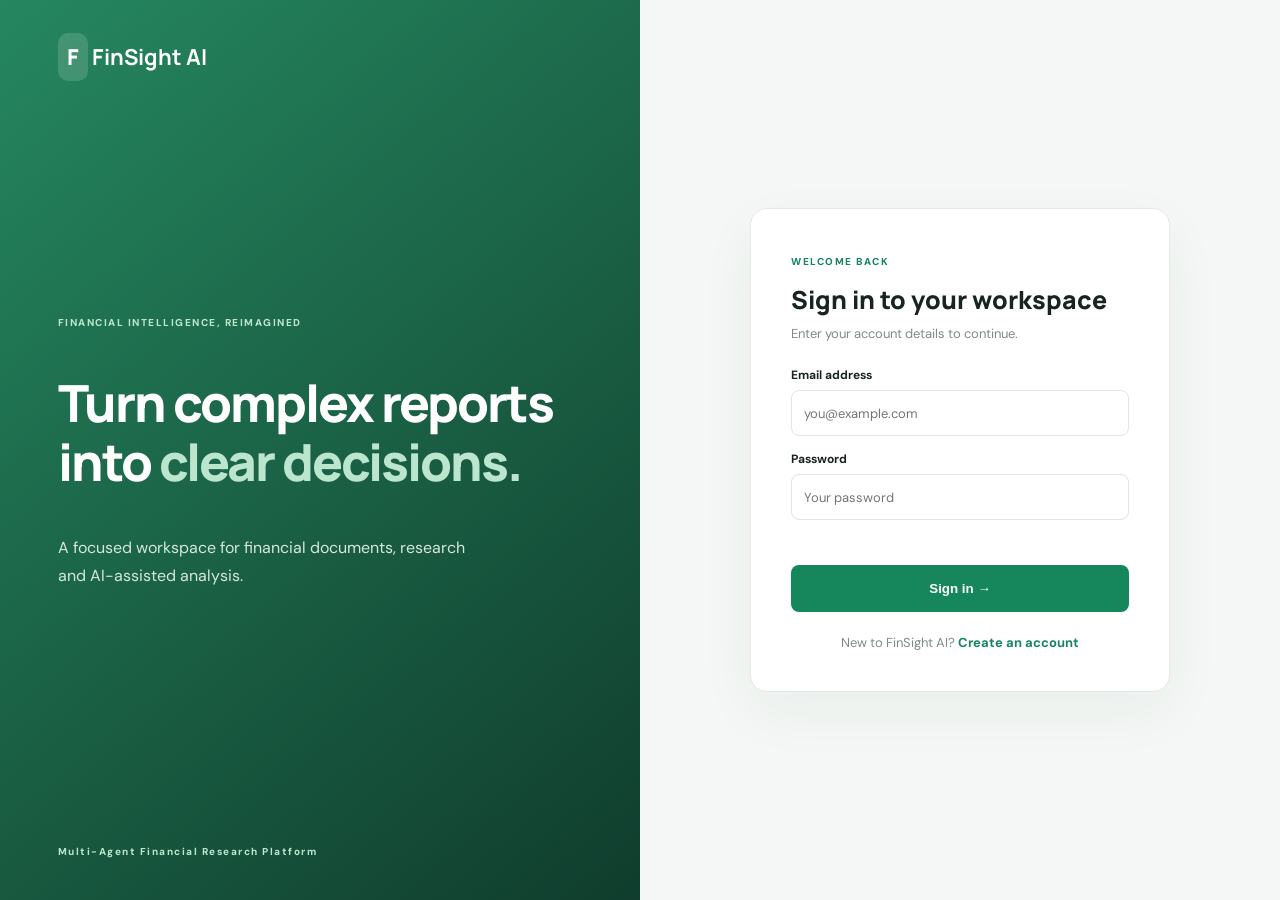
<file: frontend/index.html>
<!DOCTYPE html>
<html lang="en">

<head>
    <meta charset="UTF-8">
    <meta name="viewport" content="width=device-width, initial-scale=1.0">
    <meta name="description" content="FinSight AI - Multi-Agent Financial Research and Analysis Platform">
    <title>FinSight AI | Financial Intelligence</title>
    <link rel="stylesheet" href="css/style.css">
</head>

<body>
    <div class="app-container">

        <aside class="sidebar">
            <div class="brand">
                <div class="brand-icon">F</div>
                <div>
                    <h2>FinSight <span>AI</span></h2>
                    <small>Financial Intelligence</small>
                </div>
            </div>

            <div class="workspace">
                <span class="workspace-label">WORKSPACE</span>
                <div class="workspace-card">
                    <div class="workspace-avatar">A</div>
                    <div>
                        <strong>Acme Research</strong>
                        <small>Personal workspace</small>
                    </div>
                    <span>⌄</span>
                </div>
            </div>

            <nav class="navigation">
                <span class="nav-label">MAIN MENU</span>
                <a href="#" class="nav-link active">▦ <span>Overview</span></a>
                <a href="#" class="nav-link">▤ <span>Documents</span></a>
                <a href="research.html" class="nav-link">⌕ <span>Research</span></a>
                <a href="#" class="nav-link">◈ <span>AI Agents</span></a>
                <a href="#" class="nav-link">▧ <span>Reports</span></a>

                <span class="nav-label secondary-label">PREFERENCES</span>
                <a href="#" class="nav-link">⚙ <span>Settings</span></a>
                <a href="#" class="nav-link">? <span>Help & Support</span></a>
            </nav>

            <div class="sidebar-bottom">
                <div class="upgrade-card">
                    <strong>Unlock deeper insights</strong>
                    <p>Explore advanced financial intelligence.</p>
                    <button>Explore features →</button>
                </div>
                <div class="profile">
                    <button id="logoutButton" title="Logout">↪</button>
                    <div class="profile-avatar">newuser</div>
                    <div>
                        <strong>User</strong>
                        <small>Research Analyst</small>
                    </div>
                    <span>•••</span>
                </div>
            </div>
        </aside>

        <main class="main-content">
            <header class="topbar">
                <div class="breadcrumb">Workspace / <strong>Overview</strong></div>
                <div class="top-actions">
                    <span class="system-status"><i></i> All systems operational</span>
                    <button class="icon-button" id="themeToggle" aria-label="Toggle theme">☾</button>
                    <button class="notification">♧</button>
                    <div class="top-avatar">USER</div>
                </div>
            </header>

            <section class="welcome-section">
                <div>
                    <p class="eyebrow" id="currentDate"></p>
                    <h1>Good afternoon, USER <span>✦</span></h1>
                    <p class="welcome-description">Your financial intelligence command center. Here's what's happening
                        today.</p>
                </div>
                <button class="primary-button" id="uploadButton">＋ Upload document</button>
            </section>

            <section class="stats-grid">
                <article class="stat-card">
                    <div class="stat-heading">Documents analyzed <span>▤</span></div>
                    <h2>128</h2>
                    <p class="positive">↑ 12.8% <span>vs. last month</span></p>
                </article>
                <article class="stat-card">
                    <div class="stat-heading">Research reports <span>▧</span></div>
                    <h2>34</h2>
                    <p class="positive">↑ 8.2% <span>vs. last month</span></p>
                </article>
                <article class="stat-card">
                    <div class="stat-heading">Active AI agents <span>◈</span></div>
                    <h2>06 <small>/ 06</small></h2>
                    <p class="neutral">All agents ready</p>
                </article>
                <article class="stat-card">
                    <div class="stat-heading">Insights generated <span>✧</span></div>
                    <h2>246</h2>
                    <p class="positive">↑ 18.4% <span>vs. last month</span></p>
                </article>
            </section>

            <section class="content-grid">
                <article class="panel upload-panel">
                    <div class="panel-heading">
                        <div>
                            <h3>Analyze a financial document</h3>
                            <p>Upload a report and let AI uncover meaningful insights.</p>
                        </div>
                        <span class="panel-icon">✧</span>
                    </div>
                    <div class="drop-zone" id="dropZone">
                        <div class="upload-icon">↑</div>
                        <strong>Drag and drop your document here</strong>
                        <p>or <button id="browseButton">browse files</button> from your computer</p>
                        <small>PDF files supported · Maximum size 100 MB</small>
                        <input type="file" id="fileInput" accept=".pdf" hidden>
                    </div>
                    <div class="supported-formats">
                        <span>SUPPORTED DOCUMENTS</span>
                        <div><b>PDF</b> Annual Reports · 10-K · Earnings Transcripts</div>
                    </div>
                </article>

                <article class="panel agents-panel">
                    <div class="panel-heading">
                        <div>
                            <h3>AI Agent Network</h3>
                            <p>Your specialized research team</p>
                        </div>
                        <span class="live-badge"><i></i> LIVE</span>
                    </div>
                    <div class="agent-list">
                        <div class="agent-row"><span class="agent-symbol">▤</span>
                            <div><strong>Document Agent</strong><small>Document understanding</small></div><span
                                class="ready">Ready</span>
                        </div>
                        <div class="agent-row"><span class="agent-symbol">◈</span>
                            <div><strong>Financial Agent</strong><small>Financial data extraction</small></div><span
                                class="ready">Ready</span>
                        </div>
                        <div class="agent-row"><span class="agent-symbol">⌁</span>
                            <div><strong>Risk Agent</strong><small>Risk identification</small></div><span
                                class="ready">Ready</span>
                        </div>
                        <div class="agent-row"><span class="agent-symbol">⇄</span>
                            <div><strong>Comparison Agent</strong><small>Comparative analysis</small></div><span
                                class="ready">Ready</span>
                        </div>
                        <div class="agent-row"><span class="agent-symbol">⌕</span>
                            <div><strong>Research Agent</strong><small>Market research</small></div><span
                                class="ready">Ready</span>
                        </div>
                        <div class="agent-row"><span class="agent-symbol">▧</span>
                            <div><strong>Report Agent</strong><small>Report generation</small></div><span
                                class="ready">Ready</span>
                        </div>
                    </div>
                </article>
            </section>

            <section class="panel recent-panel">
                <div class="panel-heading">
                    <div>
                        <h3>Recent documents</h3>
                        <p>Track your latest financial analysis</p>
                    </div>
                    <a href="#">View all →</a>
                </div>
                <div class="table-wrap">
                    <table>
                        <thead>
                            <tr>
                                <th>DOCUMENT</th>
                                <th>TYPE</th>
                                <th>DATE ADDED</th>
                                <th>STATUS</th>
                            </tr>
                        </thead>
                        <tbody>
                            <tr>
                                <td><span class="pdf-icon">PDF</span> Annual Report 2025</td>
                                <td>Annual Report</td>
                                <td>Nov 17, 2026</td>
                                <td><span class="status-complete">● Completed</span></td>
                            </tr>
                            <tr>
                                <td><span class="pdf-icon">PDF</span> Amazon Form 10-K</td>
                                <td>SEC Filing</td>
                                <td>Nov 16, 2026</td>
                                <td><span class="status-complete">● Completed</span></td>
                            </tr>
                            <tr>
                                <td><span class="pdf-icon">PDF</span> Q3 Earnings Transcript</td>
                                <td>Earnings Call</td>
                                <td>Nov 15, 2026</td>
                                <td><span class="status-processing">● Processing</span></td>
                            </tr>
                        </tbody>
                    </table>
                </div>
            </section>

            <!-- Single Red Flag Analysis section -->
            <section class="panel rfa-panel" id="rfaPanel">
                <div class="panel-heading">
                    <div>
                        <h3>Red Flag Analysis</h3>
                        <p>Evidence-backed financial risk signals detected in your uploaded documents.</p>
                    </div>
                    <span class="panel-icon" style="background:#fff0ed;color:#d46c63;">⚑</span>
                </div>

                <div class="rfa-row" style="margin-top:18px;">
                    <label class="rfa-label" for="rfaDocSelect">SELECT DOCUMENT</label>
                    <select id="rfaDocSelect" class="rfa-select">
                        <option value="">Loading documents...</option>
                    </select>
                </div>

                <div class="rfa-row rfa-actions" style="margin-top:14px;">
                    <button type="button" id="rfaRunBtn" class="rfa-run-btn">
                        ⚑ View Risk Analysis
                    </button>
                    <span id="rfaStatus" class="rfa-status" style="display:none;"></span>
                </div>

                <div id="rfaResults" style="display:none;margin-top:20px;">
                    <div id="rfaSummaryBar" class="rfa-summary-bar"></div>
                    <div id="rfaCounts" class="stats-grid" style="margin-bottom:16px;"></div>

                    <div class="rfa-row" style="margin-bottom:12px;">
                        <label class="rfa-label" for="rfaSeverityFilter">FILTER BY SEVERITY</label>
                        <select id="rfaSeverityFilter" class="rfa-select rfa-filter">
                            <option value="all">All findings</option>
                            <option value="critical">Critical</option>
                            <option value="high">High</option>
                            <option value="medium">Medium</option>
                            <option value="low">Low</option>
                        </select>
                    </div>

                    <div id="rfaFlagList" class="rfa-flag-list"></div>
                </div>
            </section>

            <footer class="footer">
                <span>© <span id="currentYear">2026</span> FinSight AI. Financial intelligence, reimagined.</span>
                <span>Powered by Multi-Agent Intelligence</span>
            </footer>
        </main>
    </div>

    <script src="js/app.js"></script>
</body>

</html>
</file>
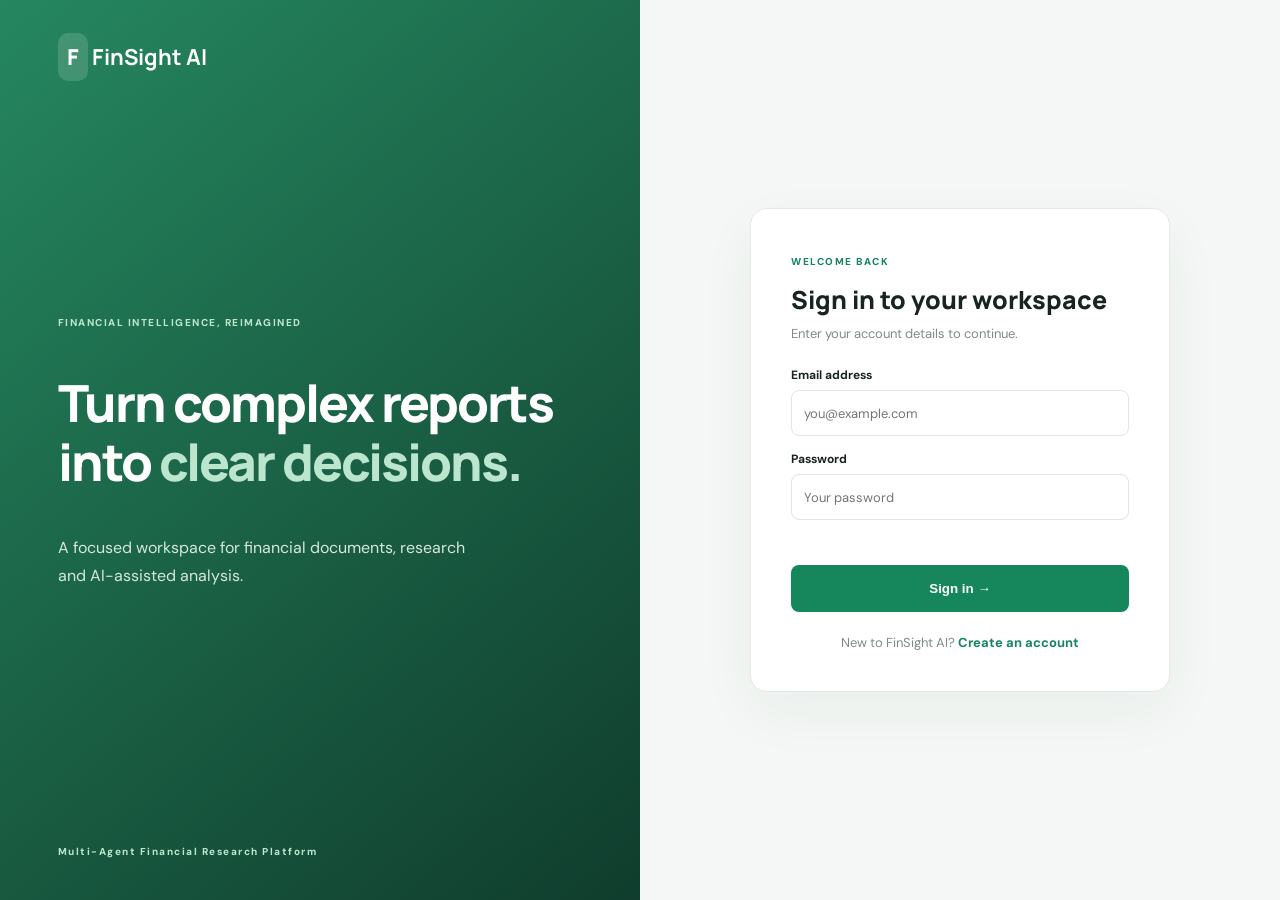
<file: frontend/login.html>
<!DOCTYPE html>
<html lang="en">

<head>
    <meta charset="UTF-8">
    <meta name="viewport" content="width=device-width, initial-scale=1">
    <title>Sign in | FinSight AI</title>
    <link rel="stylesheet" href="css/auth.css">
</head>

<body>
    <main class="auth-shell">
        <section class="visual"><a class="brand" href="index.html">F <b>FinSight AI</b></a>
            <div><small>FINANCIAL INTELLIGENCE, REIMAGINED</small>
                <h1>Turn complex reports into <em>clear decisions.</em></h1>
                <p>A focused workspace for financial documents, research and AI-assisted analysis.</p>
            </div><small>Multi-Agent Financial Research Platform</small>
        </section>
        <section class="form-side">
            <form class="card" id="loginForm"><small>WELCOME BACK</small>
                <h2>Sign in to your workspace</h2>
                <p>Enter your account details to continue.</p><label>Email address</label><input id="email" type="email"
                    autocomplete="email" required placeholder="you@example.com"><label>Password</label><input
                    id="password" type="password" autocomplete="current-password" required placeholder="Your password">
                <div id="message" role="status"></div><button id="submitButton">Sign in →</button>
                <p class="switch">New to FinSight AI? <a href="register.html">Create an account</a></p>
            </form>
        </section>
    </main>
    <script src="js/auth.js"></script>
</body>

</html>
</file>
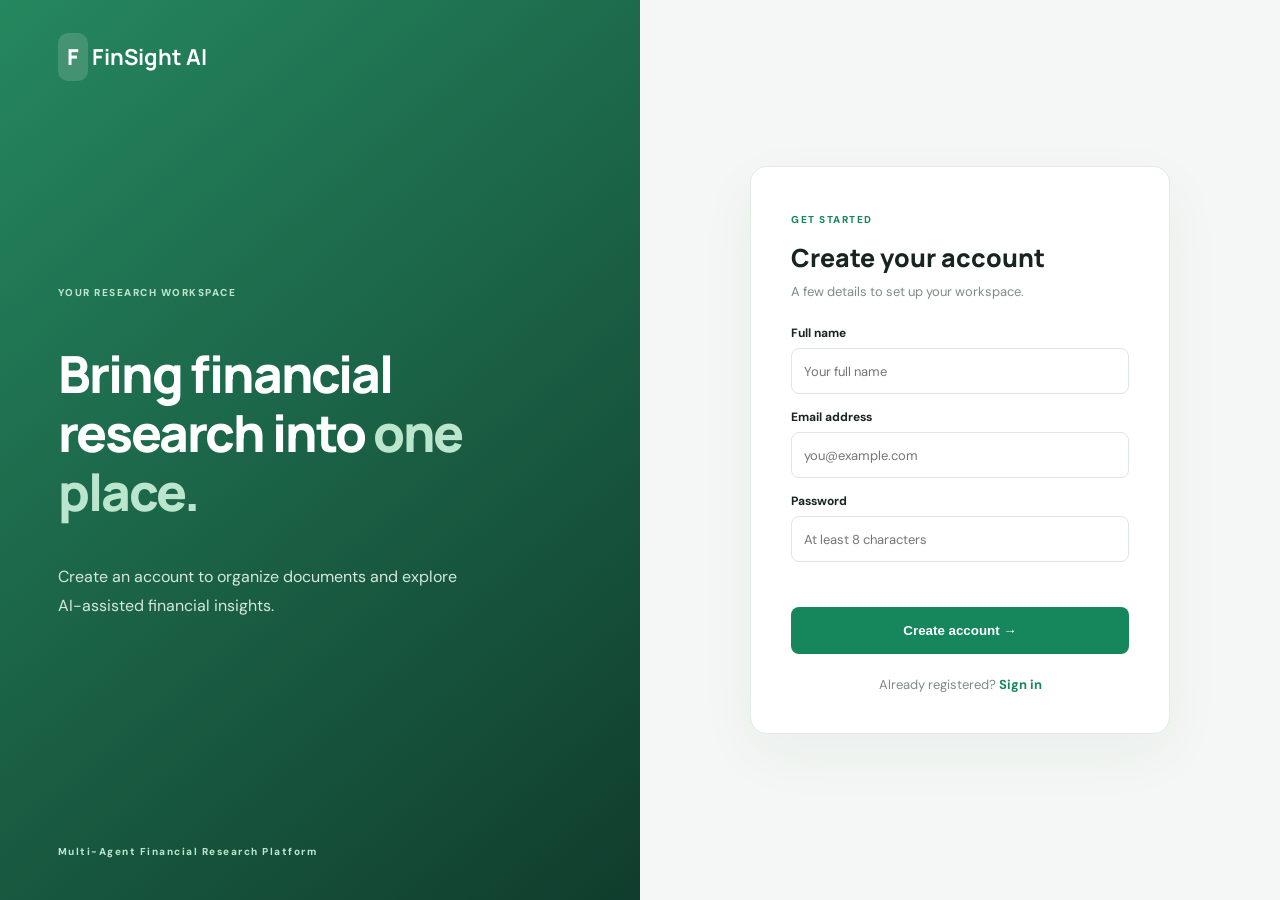
<file: frontend/register.html>
<!DOCTYPE html>
<html lang="en">

<head>
    <meta charset="UTF-8">
    <meta name="viewport" content="width=device-width, initial-scale=1">
    <title>Create account | FinSight AI</title>
    <link rel="stylesheet" href="css/auth.css">
</head>

<body>
    <main class="auth-shell">
        <section class="visual"><a class="brand" href="index.html">F <b>FinSight AI</b></a>
            <div><small>YOUR RESEARCH WORKSPACE</small>
                <h1>Bring financial research into <em>one place.</em></h1>
                <p>Create an account to organize documents and explore AI-assisted financial insights.</p>
            </div><small>Multi-Agent Financial Research Platform</small>
        </section>
        <section class="form-side">
            <form class="card" id="registerForm"><small>GET STARTED</small>
                <h2>Create your account</h2>
                <p>A few details to set up your workspace.</p><label>Full name</label><input id="fullName" type="text"
                    minlength="2" maxlength="120" autocomplete="name" required placeholder="Your full name"><label>Email
                    address</label><input id="email" type="email" autocomplete="email" required
                    placeholder="you@example.com"><label>Password</label><input id="password" type="password"
                    minlength="8" autocomplete="new-password" required placeholder="At least 8 characters">
                <div id="message" role="status"></div><button id="submitButton">Create account →</button>
                <p class="switch">Already registered? <a href="login.html">Sign in</a></p>
            </form>
        </section>
    </main>
    <script src="js/auth.js"></script>
</body>

</html>
</file>
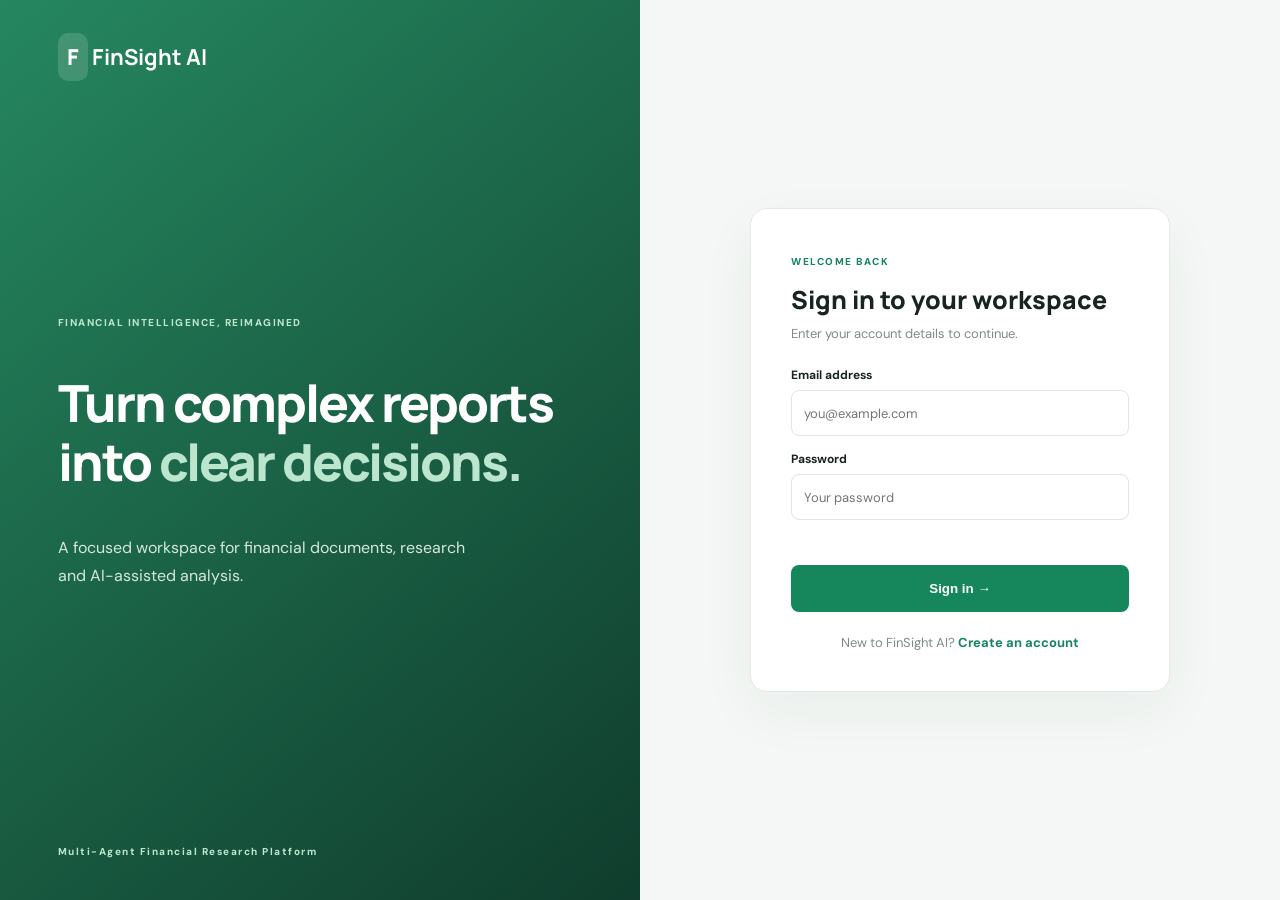
<file: frontend/research.html>
<!DOCTYPE html>
<html lang="en">
<head>
    <meta charset="UTF-8">
    <meta name="viewport" content="width=device-width, initial-scale=1.0">
    <meta name="description" content="Manage research sessions and uploaded PDF documents in FinSight AI">
    <title>Research Workspace | FinSight AI</title>
    <link rel="stylesheet" href="css/style.css">
    <link rel="stylesheet" href="css/research.css">
</head>
<body>
    <div class="app-container">
        <aside class="sidebar">
            <div class="brand"><div class="brand-icon">F</div><div><h2>FinSight <span>AI</span></h2><small>Financial Intelligence</small></div></div>
            <div class="workspace"><span class="workspace-label">WORKSPACE</span><div class="workspace-card"><div class="workspace-avatar">A</div><div><strong>Acme Research</strong><small>Personal workspace</small></div><span>⌄</span></div></div>
            <nav class="navigation">
                <span class="nav-label">MAIN MENU</span>
                <a href="/" class="nav-link">▦ <span>Overview</span></a>
                <a href="/" class="nav-link">▤ <span>Documents</span></a>
                <a href="research.html" class="nav-link active">⌕ <span>Research</span></a>
                <a href="/" class="nav-link">◈ <span>AI Agents</span></a>
                <a href="/" class="nav-link">▧ <span>Reports</span></a>
                <span class="nav-label secondary-label">PREFERENCES</span>
                <a href="#" class="nav-link">⚙ <span>Settings</span></a>
                <a href="#" class="nav-link">? <span>Help &amp; Support</span></a>
            </nav>
            <div class="sidebar-bottom"><div class="upgrade-card"><strong>Unlock deeper insights</strong><p>Explore advanced financial intelligence.</p><button>Explore features →</button></div>
                <div class="profile"><button id="logoutButton" title="Logout">↪</button><div class="profile-avatar">USER</div><div><strong id="profileName">User</strong><small>Research Analyst</small></div><span>•••</span></div>
            </div>
        </aside>
        <main class="main-content research-main">
            <header class="topbar"><div class="breadcrumb">Workspace / <strong>Research</strong></div><div class="top-actions"><span class="system-status"><i></i> All systems operational</span><button class="icon-button" id="themeToggle" aria-label="Toggle theme">☾</button><div class="top-avatar">USER</div></div></header>
            <section class="research-heading">
                <div><p class="eyebrow">RESEARCH WORKSPACE</p><h1>Research sessions</h1><p class="welcome-description">Create focused workspaces and keep their PDF documents organized.</p></div>
                <button class="primary-button" id="newSessionButton">＋ New session</button>
            </section>
            <div id="researchNotice" class="research-notice" role="status" aria-live="polite" hidden></div>
            <section class="research-layout">
                <aside class="panel sessions-panel">
                    <div class="research-panel-heading"><div><h3>Your sessions</h3><p id="sessionCount">Loading sessions…</p></div></div>
                    <input id="sessionSearch" class="research-input" type="search" placeholder="Search sessions…" aria-label="Search sessions">
                    <div class="research-filter-row"><label for="sessionSort">Sort</label><select id="sessionSort" class="research-select"><option value="updated_desc">Recently updated</option><option value="created_desc">Newest created</option><option value="created_asc">Oldest created</option><option value="name_asc">Name A–Z</option></select></div>
                    <div id="sessionList" class="session-list"><p class="muted">Loading…</p></div>
                </aside>
                <section class="panel session-detail-panel">
                    <div id="noSession" class="empty-workspace"><div class="empty-icon">⌕</div><h2>Select a research session</h2><p>Choose a session on the left or create a new one to start organizing documents.</p><button class="primary-button" id="emptyNewSession">＋ Create session</button></div>
                    <div id="sessionDetail" hidden>
                        <div class="detail-heading"><div><p class="eyebrow">ACTIVE SESSION</p><h2 id="activeSessionName"></h2><p id="activeSessionDescription" class="muted"></p></div><div class="detail-actions"><button class="secondary-button" id="renameSessionButton">Rename / Edit</button><button class="danger-button" id="deleteSessionButton">Delete session</button></div></div>
                        <div class="document-toolbar"><div><h3>Session documents</h3><p id="documentCount" class="muted">0 documents</p></div><label class="primary-button upload-label" for="researchFileInput">＋ Upload PDF</label><input id="researchFileInput" type="file" accept="application/pdf,.pdf" hidden></div>
                        <div class="upload-progress-wrap" id="uploadProgressWrap" hidden><div class="progress-meta"><span id="uploadProgressText">Uploading…</span><span id="uploadProgressPercent">0%</span></div><progress id="uploadProgress" max="100" value="0"></progress></div>
                        <div class="document-filters"><input id="documentSearch" class="research-input" type="search" placeholder="Search documents…" aria-label="Search documents"><select id="documentSort" class="research-select" aria-label="Sort documents"><option value="uploaded_desc">Recently uploaded</option><option value="uploaded_asc">Oldest uploaded</option><option value="name_asc">Name A–Z</option></select></div>
                        <div class="documents-list" id="documentList"><p class="muted">Select a session to view documents.</p></div>
                    </div>
                </section>
            </section>
            <footer class="footer"><span>© 2026 FinSight AI. Financial intelligence, reimagined.</span><span>Research workspace</span></footer>
        </main>
    </div>
    <dialog id="sessionDialog" class="session-dialog">
        <form id="sessionForm" method="dialog">
            <div class="dialog-heading"><div><p class="eyebrow" id="dialogEyebrow">NEW WORKSPACE</p><h2 id="dialogTitle">Create research session</h2></div><button type="button" class="dialog-close" id="closeDialog" aria-label="Close">×</button></div>
            <label for="sessionName">Session name</label><input id="sessionName" class="research-input" maxlength="120" required placeholder="e.g. Q4 Company Analysis">
            <label for="sessionDescription">Description <span class="muted">(optional)</span></label><textarea id="sessionDescription" class="research-input" maxlength="500" rows="3" placeholder="What is this research about?"></textarea>
            <div class="dialog-actions"><button type="button" class="secondary-button" id="cancelDialog">Cancel</button><button type="submit" class="primary-button" id="saveSessionButton">Create session</button></div>
        </form>
    </dialog>
    <script src="js/research.js"></script>
</body>
</html>
</file>
<file: frontend/css/style.css>
@import url('https://fonts.googleapis.com/css2?family=DM+Sans:wght@400;500;600;700;800&family=Manrope:wght@400;500;600;700;800&display=swap');

:root {
    --bg: #f5f7f6;
    --surface: #ffffff;
    --sidebar: #ffffff;
    --text: #17241f;
    --muted: #83918a;
    --border: #e9eeeb;
    --green: #16865c;
    --green-dark: #116b49;
    --green-soft: #e8f5ee;
    --red: #d46c63;
    --shadow: 0 4px 20px rgba(24, 52, 40, 0.035);
}

* {
    margin: 0;
    padding: 0;
    box-sizing: border-box;
}

body {
    background: var(--bg);
    color: var(--text);
    font-family: 'DM Sans', sans-serif;
    font-size: 14px;
}

button, a {
    font: inherit;
}

button {
    cursor: pointer;
}

a {
    color: inherit;
    text-decoration: none;
}

.app-container {
    display: flex;
    min-height: 100vh;
}

/* SIDEBAR */

.sidebar {
    width: 255px;
    min-width: 255px;
    background: var(--sidebar);
    border-right: 1px solid var(--border);
    padding: 26px 17px 15px;
    display: flex;
    flex-direction: column;
}

.brand {
    display: flex;
    align-items: center;
    gap: 11px;
    padding: 0 9px;
}

.brand-icon {
    width: 39px;
    height: 39px;
    border-radius: 12px;
    display: grid;
    place-items: center;
    background: var(--green);
    color: white;
    font-family: 'Manrope', sans-serif;
    font-size: 22px;
    font-weight: 800;
}

.brand h2 {
    font-size: 18px;
    font-family: 'Manrope', sans-serif;
    letter-spacing: -0.7px;
}

.brand h2 span {
    color: var(--green);
}

.brand small, .workspace-card small, .profile small {
    display: block;
    color: var(--muted);
    font-size: 11px;
    margin-top: 2px;
}

.workspace {
    margin-top: 39px;
}

.workspace-label, .nav-label, .supported-formats > span {
    color: #9aa69f;
    font-size: 10px;
    font-weight: 700;
    letter-spacing: 1.1px;
}

.workspace-label {
    padding-left: 9px;
}

.workspace-card {
    margin-top: 11px;
    padding: 11px 9px;
    border: 1px solid var(--border);
    border-radius: 10px;
    display: flex;
    align-items: center;
    gap: 9px;
}

.workspace-card strong, .profile strong {
    font-size: 12px;
}

.workspace-card > span {
    margin-left: auto;
    color: var(--muted);
}

.workspace-avatar, .profile-avatar, .top-avatar {
    display: grid;
    place-items: center;
    border-radius: 9px;
    background: #e7f3eb;
    color: var(--green);
    font-weight: 700;
}

.workspace-avatar {
    width: 32px;
    height: 32px;
}

.navigation {
    margin-top: 35px;
}

.nav-label {
    display: block;
    padding-left: 10px;
    margin-bottom: 12px;
}

.nav-link {
    display: flex;
    align-items: center;
    gap: 13px;
    padding: 11px 12px;
    margin: 3px 0;
    border-radius: 8px;
    color: #718078;
    font-size: 13px;
    transition: .2s;
}

.nav-link:hover {
    background: #f2f7f4;
    color: var(--green);
}

.nav-link.active {
    background: var(--green-soft);
    color: var(--green-dark);
    font-weight: 700;
}

.nav-link:first-of-type {
    font-size: 16px;
}

.secondary-label {
    margin-top: 30px;
}

.sidebar-bottom {
    margin-top: auto;
}

.upgrade-card {
    padding: 15px;
    border-radius: 11px;
    background: linear-gradient(135deg, #edf7f0, #f5faf6);
    border: 1px solid #e2eee5;
}

.upgrade-card strong {
    font-size: 12px;
}

.upgrade-card p {
    margin-top: 7px;
    color: #74847a;
    font-size: 11px;
    line-height: 1.6;
}

.upgrade-card button {
    border: none;
    background: transparent;
    color: var(--green-dark);
    font-size: 11px;
    font-weight: 700;
    margin-top: 12px;
}

.profile {
    display: flex;
    align-items: center;
    gap: 10px;
    border-top: 1px solid var(--border);
    margin-top: 17px;
    padding: 17px 3px 0;
}

.profile-avatar, .top-avatar {
    width: 34px;
    height: 34px;
    border-radius: 50%;
}

.profile > span {
    margin-left: auto;
    color: var(--muted);
}

/* MAIN CONTENT */

.main-content {
    flex: 1;
    min-width: 0;
    padding: 0 36px;
}

.topbar {
    height: 73px;
    border-bottom: 1px solid var(--border);
    display: flex;
    align-items: center;
    justify-content: space-between;
}

.breadcrumb {
    color: var(--muted);
    font-size: 12px;
}

.breadcrumb strong {
    color: var(--text);
}

.top-actions {
    display: flex;
    align-items: center;
    gap: 19px;
}

.system-status {
    font-size: 11px;
    color: #718078;
}

.system-status i, .live-badge i {
    display: inline-block;
    width: 7px;
    height: 7px;
    background: #23aa71;
    border-radius: 50%;
    margin-right: 5px;
}

.icon-button, .notification {
    border: 1px solid var(--border);
    background: var(--surface);
    border-radius: 9px;
    width: 35px;
    height: 35px;
    color: var(--text);
}

.welcome-section {
    display: flex;
    align-items: center;
    justify-content: space-between;
    gap: 20px;
    margin: 34px 0 27px;
}

.eyebrow {
    font-size: 10px;
    color: var(--muted);
    letter-spacing: 1.1px;
    font-weight: 700;
    margin-bottom: 10px;
}

.welcome-section h1 {
    font-family: 'Manrope', sans-serif;
    font-size: clamp(23px, 3vw, 30px);
    letter-spacing: -1.1px;
}

.welcome-section h1 span {
    color: #d5a44b;
}

.welcome-description {
    color: var(--muted);
    font-size: 12px;
    margin-top: 8px;
}

.primary-button {
    background: var(--green);
    border: none;
    color: white;
    border-radius: 8px;
    padding: 12px 17px;
    font-size: 12px;
    font-weight: 700;
    box-shadow: 0 4px 10px rgba(22, 134, 92, .13);
    transition: .2s;
}

.primary-button:hover {
    background: var(--green-dark);
    transform: translateY(-1px);
}

/* STATS */

.stats-grid {
    display: grid;
    grid-template-columns: repeat(4, 1fr);
    gap: 15px;
}

.stat-card, .panel {
    background: var(--surface);
    border: 1px solid var(--border);
    border-radius: 12px;
    box-shadow: var(--shadow);
}

.stat-card {
    padding: 19px;
}

.stat-heading {
    display: flex;
    justify-content: space-between;
    align-items: center;
    color: #718078;
    font-size: 11px;
    font-weight: 600;
}

.stat-heading span {
    color: var(--green);
    font-size: 17px;
}

.stat-card h2 {
    font-family: 'Manrope', sans-serif;
    font-size: 27px;
    margin-top: 13px;
    letter-spacing: -.7px;
}

.stat-card h2 small {
    font-size: 13px;
    color: var(--muted);
}

.stat-card p {
    font-size: 10px;
    margin-top: 8px;
    font-weight: 700;
}

.stat-card p span {
    color: var(--muted);
    font-weight: 400;
    margin-left: 4px;
}

.positive {
    color: var(--green);
}

.neutral {
    color: #7b8a82;
}

/* CONTENT PANELS */

.content-grid {
    display: grid;
    grid-template-columns: 1.15fr .85fr;
    gap: 17px;
    margin-top: 19px;
}

.panel {
    padding: 20px;
    min-width: 0;
}

.panel-heading {
    display: flex;
    justify-content: space-between;
    align-items: center;
    gap: 12px;
}

.panel-heading h3 {
    font-family: 'Manrope', sans-serif;
    font-size: 14px;
    letter-spacing: -.3px;
}

.panel-heading p {
    color: var(--muted);
    font-size: 11px;
    margin-top: 6px;
}

.panel-icon {
    width: 34px;
    height: 34px;
    display: grid;
    place-items: center;
    border-radius: 9px;
    background: var(--green-soft);
    color: var(--green);
}

.drop-zone {
    margin-top: 20px;
    padding: 27px 12px;
    border: 1px dashed #cbdcd0;
    background: #fafcfb;
    border-radius: 10px;
    display: flex;
    flex-direction: column;
    align-items: center;
    text-align: center;
}

.upload-icon {
    width: 42px;
    height: 42px;
    display: grid;
    place-items: center;
    border-radius: 12px;
    background: var(--green-soft);
    color: var(--green);
    font-size: 22px;
    margin-bottom: 13px;
}

.drop-zone strong {
    font-size: 12px;
}

.drop-zone p {
    color: var(--muted);
    font-size: 11px;
    margin-top: 8px;
}

.drop-zone p button {
    color: var(--green);
    border: none;
    background: transparent;
    font-weight: 700;
}

.drop-zone > small {
    color: #9aa69f;
    font-size: 10px;
    margin-top: 12px;
}

.supported-formats {
    margin-top: 18px;
}

.supported-formats > span {
    font-size: 9px;
}

.supported-formats div {
    font-size: 11px;
    color: #77867e;
    margin-top: 9px;
}

.supported-formats b {
    color: var(--red);
    border: 1px solid #f2d9d5;
    background: #fff6f4;
    padding: 4px 6px;
    border-radius: 4px;
    margin-right: 7px;
    font-size: 9px;
}

/* AGENTS */

.live-badge {
    color: var(--green);
    background: var(--green-soft);
    border-radius: 20px;
    padding: 6px 9px;
    font-size: 9px;
    font-weight: 800;
}

.live-badge i {
    width: 6px;
    height: 6px;
}

.agent-list {
    margin-top: 14px;
}

.agent-row {
    display: flex;
    align-items: center;
    gap: 10px;
    padding: 10px 0;
    border-bottom: 1px solid #f0f3f1;
}

.agent-row:last-child {
    border-bottom: none;
}

.agent-symbol {
    width: 32px;
    height: 32px;
    display: grid;
    place-items: center;
    border-radius: 8px;
    background: #f0f6f2;
    color: var(--green);
    font-size: 15px;
}

.agent-row strong {
    display: block;
    font-size: 11px;
}

.agent-row small {
    display: block;
    color: var(--muted);
    font-size: 9px;
    margin-top: 3px;
}

.ready {
    margin-left: auto;
    color: var(--green);
    background: #edf7f0;
    padding: 5px 8px;
    border-radius: 5px;
    font-size: 9px;
    font-weight: 700;
}

/* RECENT DOCUMENTS */

.recent-panel {
    margin-top: 18px;
}

.panel-heading > a {
    color: var(--green);
    font-size: 11px;
    font-weight: 700;
}

.table-wrap {
    overflow-x: auto;
    margin-top: 18px;
}

table {
    width: 100%;
    border-collapse: collapse;
    text-align: left;
    white-space: nowrap;
}

th {
    color: #9aa69f;
    font-size: 9px;
    letter-spacing: .6px;
    font-weight: 700;
    padding: 12px 10px;
    border-bottom: 1px solid var(--border);
}

td {
    padding: 14px 10px;
    font-size: 11px;
    color: #68776f;
    border-bottom: 1px solid #f0f3f1;
}

tbody tr:last-child td {
    border-bottom: none;
}

td:first-child {
    color: var(--text);
    font-weight: 600;
}

.pdf-icon {
    color: var(--red);
    background: #fff0ed;
    border-radius: 4px;
    padding: 5px;
    font-size: 8px;
    margin-right: 8px;
}

.status-complete, .status-processing {
    font-size: 10px;
    font-weight: 700;
}

.status-complete {
    color: var(--green);
}

.status-processing {
    color: #c28a36;
}

/* FOOTER */

.footer {
    display: flex;
    justify-content: space-between;
    gap: 12px;
    padding: 21px 0;
    color: #9aa69f;
    font-size: 10px;
}

/* DARK THEME */

body.dark {
    --bg: #101915;
    --surface: #18231d;
    --sidebar: #141e18;
    --text: #e6eee8;
    --muted: #93a49a;
    --border: #29372e;
    --green: #49bd87;
    --green-dark: #69d09d;
    --green-soft: #20382b;
    --shadow: none;
}

body.dark .drop-zone {
    background: #1c2a22;
    border-color: #3b5143;
}

body.dark .agent-row,
body.dark td {
    border-color: var(--border);
}

body.dark .nav-link:hover {
    background: #20382b;
}

body.dark .upgrade-card {
    background: #20382b;
    border-color: var(--border);
}

body.dark .pdf-icon {
    background: #392825;
}

/* RESPONSIVE DESIGN */

@media (max-width: 1100px) {
    .sidebar {
        width: 220px;
        min-width: 220px;
    }

    .main-content {
        padding: 0 23px;
    }

    .stats-grid {
        grid-template-columns: repeat(2, 1fr);
    }
}

@media (max-width: 780px) {
    .sidebar {
        width: 68px;
        min-width: 68px;
        padding: 22px 10px;
    }

    .brand {
        padding: 0;
        justify-content: center;
    }

    .brand > div:last-child,
    .workspace,
    .nav-label,
    .nav-link span,
    .sidebar-bottom {
        display: none;
    }

    .navigation {
        margin-top: 35px;
    }

    .nav-link {
        justify-content: center;
        padding: 12px 5px;
    }

    .main-content {
        padding: 0 17px;
    }

    .content-grid {
        grid-template-columns: 1fr;
    }
}

@media (max-width: 520px) {
    .topbar {
        height: 60px;
    }

    .system-status {
        display: none;
    }

    .top-actions {
        gap: 9px;
    }

    .welcome-section {
        align-items: flex-start;
        flex-direction: column;
        margin-top: 25px;
    }

    .stats-grid {
        gap: 9px;
    }

    .stat-card {
        padding: 13px;
    }

    .stat-heading {
        font-size: 10px;
    }

    .stat-card h2 {
        font-size: 23px;
    }

    .footer {
        flex-direction: column;
    }
}

/* ============================================================
   Document Agent Integration Styles
   Added for app.js: status badges, delete button, action col.
   Scoped to avoid overriding existing FinSight table styles.
   ============================================================ */

/* Base badge — wraps all Document Agent status values */
.status-badge {
    display: inline-block;
    padding: 4px 10px;
    border-radius: 20px;
    font-size: 10px;
    font-weight: 700;
    letter-spacing: .3px;
}

/* Individual badge colours (double-class so they only apply when
   .status-badge is also present — no conflict with HEAD's plain
   .status-processing colour rule). */
.status-badge.status-uploaded {
    background: #bee3f8;
    color: #2c5282;
}

.status-badge.status-processing {
    background: #fef3c7;
    color: #92400e;
}

.status-badge.status-indexed {
    background: #d6bcfa;
    color: #44337a;
}

.status-badge.status-failed {
    background: #fed7d7;
    color: #742a2a;
}

/* Delete button in Recent Documents table */
.delete-btn {
    background: var(--red, #d46c63);
    color: white;
    border: none;
    padding: 5px 12px;
    border-radius: 6px;
    cursor: pointer;
    font-size: 10px;
    font-weight: 700;
    transition: background .2s;
}

.delete-btn:hover {
    background: #bb4f47;
}

.delete-btn:disabled {
    background: #9aa69f;
    cursor: not-allowed;
}

/* ACTION column header added dynamically by app.js */
th.action-col {
    color: #9aa69f;
    font-size: 9px;
    letter-spacing: .6px;
    font-weight: 700;
}

/* Dark theme adjustments for new elements */
body.dark .status-badge.status-uploaded   { background: #1e3a5f; color: #90c5f0; }
body.dark .status-badge.status-processing { background: #3d2e06; color: #f6c76b; }
body.dark .status-badge.status-indexed    { background: #2d1f4a; color: #c5a8f8; }
body.dark .status-badge.status-failed     { background: #3d1414; color: #f8a3a3; }
body.dark .delete-btn                     { background: #c0524a; }
body.dark .delete-btn:hover               { background: #a63d36; }


/* ============================================================
   RED FLAG AGENT - PROFESSIONAL UI
   FinSight AI
   ============================================================ */

.rfa-panel {
    margin-top: 22px;
    padding: 24px;
    background: var(--surface);
    border: 1px solid var(--border);
    border-radius: 15px;
    box-shadow: var(--shadow);
    min-width: 0;
}

.rfa-panel .panel-heading {
    margin-bottom: 20px;
}

.rfa-panel .panel-heading h3 {
    font-family: 'Manrope', sans-serif;
    font-size: 17px;
    font-weight: 800;
    letter-spacing: -.5px;
}

.rfa-panel .panel-heading p {
    line-height: 1.6;
}

/* Document selection */

.rfa-row {
    display: flex;
    align-items: end;
    gap: 15px;
    flex-wrap: wrap;
    margin-top: 20px;
}

.rfa-label {
    display: block;
    font-size: 11px;
    font-weight: 700;
    color: var(--muted);
    margin-bottom: 8px;
}

.rfa-select {
    width: 100%;
    min-width: 220px;
    padding: 12px 14px;
    border: 1px solid var(--border);
    border-radius: 9px;
    outline: none;
    background: var(--bg);
    color: var(--text);
    font: inherit;
    font-size: 12px;
    transition: border-color .2s, box-shadow .2s;
}

.rfa-select:focus {
    border-color: var(--green);
    box-shadow: 0 0 0 3px rgba(22, 134, 92, .10);
}

.rfa-actions {
    display: flex;
    align-items: center;
    gap: 10px;
}

.rfa-run-btn {
    min-height: 42px;
    padding: 11px 18px;
    border: none;
    border-radius: 9px;
    background: var(--green);
    color: white;
    font-size: 12px;
    font-weight: 700;
    transition: .2s;
    white-space: nowrap;
}

.rfa-run-btn:hover {
    background: var(--green-dark);
    transform: translateY(-1px);
}

.rfa-run-btn:disabled {
    opacity: .6;
    cursor: not-allowed;
    transform: none;
}

/* Status messages */

.rfa-status {
    display: inline-block;
    margin-top: 15px;
    padding: 9px 13px;
    border-radius: 8px;
    font-size: 11px;
    font-weight: 600;
    line-height: 1.5;
}

.rfa-info {
    background: #eaf2ff;
    color: #285b9b;
}

.rfa-success {
    background: #e8f5ee;
    color: #16734d;
}

.rfa-error {
    background: #fff0ef;
    color: #bd3939;
}

/* Results */

#rfaResults {
    margin-top: 25px;
}

.rfa-summary-bar {
    padding: 15px 17px;
    border-radius: 10px;
    border: 1px solid transparent;
    font-size: 12px;
    font-weight: 700;
    line-height: 1.6;
    margin-bottom: 20px;
}

.rfa-danger {
    background: #fff0ef;
    color: #a72e2e;
    border-color: #f5cfcb;
}

.rfa-warn {
    background: #fff7e8;
    color: #96600c;
    border-color: #f3dfb7;
}

.rfa-ok {
    background: #eaf7ef;
    color: #20734b;
    border-color: #cce9d7;
}

/* KPI cards */

#rfaCounts {
    display: grid;
    grid-template-columns: repeat(5, minmax(0, 1fr));
    gap: 13px;
    margin-bottom: 23px;
}

#rfaCounts .stat-card {
    min-width: 0;
    padding: 17px;
    border-radius: 11px;
    border: 1px solid var(--border);
    background: var(--surface);
    box-shadow: var(--shadow);
}

#rfaCounts .stat-heading {
    font-size: 10px;
    font-weight: 700;
    color: var(--muted);
}

#rfaCounts .stat-card h2 {
    font-family: 'Manrope', sans-serif;
    font-size: 27px;
    margin-top: 11px;
    font-weight: 800;
}

/* Individual KPI colors */

#rfaCounts .stat-card:nth-child(1) h2 {
    color: var(--text);
}

#rfaCounts .stat-card:nth-child(2) h2 {
    color: #dc4545;
}

#rfaCounts .stat-card:nth-child(3) h2 {
    color: #e47b35;
}

#rfaCounts .stat-card:nth-child(4) h2 {
    color: #d59b27;
}

#rfaCounts .stat-card:nth-child(5) h2 {
    color: #239b65;
}

/* Filters */

.rfa-filter {
    display: flex;
    align-items: center;
    justify-content: space-between;
    gap: 12px;
    flex-wrap: wrap;
    margin: 22px 0 14px;
}

.rfa-filter label {
    font-size: 11px;
    color: var(--muted);
    font-weight: 700;
}

.rfa-filter select {
    min-width: 150px;
    padding: 9px 12px;
    border: 1px solid var(--border);
    border-radius: 8px;
    background: var(--surface);
    color: var(--text);
    font: inherit;
    font-size: 11px;
    outline: none;
}

/* Findings list */

.rfa-flag-list {
    display: flex;
    flex-direction: column;
    gap: 13px;
}

.rfa-flag-card {
    position: relative;
    overflow: hidden;
    padding: 19px;
    border: 1px solid var(--border);
    border-left: 4px solid #a0a0a0;
    border-radius: 11px;
    background: var(--surface);
    transition: transform .2s, box-shadow .2s;
}

.rfa-flag-card:hover {
    transform: translateY(-2px);
    box-shadow: 0 7px 20px rgba(0, 0, 0, .055);
}

.rfa-flag-card.sev-critical {
    border-left-color: #dc4545;
}

.rfa-flag-card.sev-high {
    border-left-color: #e47b35;
}

.rfa-flag-card.sev-medium {
    border-left-color: #d59b27;
}

.rfa-flag-card.sev-low {
    border-left-color: #239b65;
}

.rfa-flag-title {
    display: flex;
    align-items: center;
    justify-content: space-between;
    gap: 12px;
    flex-wrap: wrap;
    font-family: 'Manrope', sans-serif;
    font-size: 13px;
    font-weight: 800;
    color: var(--text);
}

.rfa-sev-badge {
    display: inline-flex;
    align-items: center;
    padding: 5px 10px;
    border-radius: 20px;
    font-size: 9px;
    font-weight: 800;
    letter-spacing: .5px;
    white-space: nowrap;
}

.sev-critical .rfa-sev-badge {
    background: #fee2e2;
    color: #b42323;
}

.sev-high .rfa-sev-badge {
    background: #ffeadb;
    color: #bd5a19;
}

.sev-medium .rfa-sev-badge {
    background: #fff3d4;
    color: #94620d;
}

.sev-low .rfa-sev-badge {
    background: #dcf5e6;
    color: #187548;
}

.rfa-category {
    display: inline-block;
    margin-top: 11px;
    padding: 5px 9px;
    border-radius: 5px;
    background: var(--green-soft);
    color: var(--green-dark);
    font-size: 9px;
    font-weight: 700;
    text-transform: uppercase;
    letter-spacing: .5px;
}

.rfa-flag-desc {
    margin-top: 12px;
    color: var(--text);
    font-size: 12px;
    line-height: 1.75;
}

.rfa-flag-evidence {
    margin-top: 13px;
    padding: 13px 14px;
    border-radius: 8px;
    background: var(--bg);
    border: 1px solid var(--border);
    color: var(--muted);
    font-size: 11px;
    line-height: 1.75;
    overflow-wrap: anywhere;
}

.rfa-flag-evidence::first-line {
    color: var(--text);
    font-weight: 700;
}

.rfa-flag-meta {
    margin-top: 12px;
    display: inline-flex;
    align-items: center;
    padding: 6px 9px;
    border-radius: 6px;
    background: var(--bg);
    color: var(--muted);
    font-size: 10px;
    font-weight: 600;
}

.rfa-followup {
    display: flex;
    flex-direction: column;
    gap: 6px;
    margin-top: 13px;
    padding: 12px 14px;
    border-left: 3px solid var(--green);
    background: var(--green-soft);
    border-radius: 0 8px 8px 0;
    font-size: 11px;
    line-height: 1.65;
}

.rfa-followup strong {
    color: var(--green-dark);
    font-size: 10px;
    text-transform: uppercase;
    letter-spacing: .5px;
}

.rfa-followup span {
    color: var(--text);
}

.rfa-empty {
    padding: 30px 18px;
    text-align: center;
    color: var(--muted);
    border: 1px dashed var(--border);
    border-radius: 10px;
    font-size: 12px;
    line-height: 1.7;
}

/* Dark theme */

body.dark .rfa-info {
    background: #1d3048;
    color: #a8ceff;
}

body.dark .rfa-success {
    background: #1c3829;
    color: #8bd6ad;
}

body.dark .rfa-error {
    background: #3a2222;
    color: #ffaaaa;
}

body.dark .rfa-danger {
    background: #3b2222;
    color: #ffaaaa;
    border-color: #613232;
}

body.dark .rfa-warn {
    background: #3b3020;
    color: #f2ca7d;
    border-color: #594527;
}

body.dark .rfa-ok {
    background: #1c3829;
    color: #8bd6ad;
    border-color: #315b42;
}

body.dark .sev-critical .rfa-sev-badge {
    background: #512626;
    color: #ffaaaa;
}

body.dark .sev-high .rfa-sev-badge {
    background: #50301e;
    color: #ffbb88;
}

body.dark .sev-medium .rfa-sev-badge {
    background: #4b3a1c;
    color: #f5d38b;
}

body.dark .sev-low .rfa-sev-badge {
    background: #1c402e;
    color: #9ae2b9;
}

body.dark .rfa-flag-evidence,
body.dark .rfa-flag-meta {
    background: #131d17;
}

body.dark .rfa-followup {
    background: #20382b;
}

/* Responsive */

@media (max-width: 900px) {
    #rfaCounts {
        grid-template-columns: repeat(3, minmax(0, 1fr));
    }
}

@media (max-width: 600px) {
    .rfa-panel {
        padding: 16px;
    }

    .rfa-row {
        align-items: stretch;
        flex-direction: column;
    }

    .rfa-select {
        min-width: 0;
    }

    .rfa-run-btn {
        width: 100%;
    }

    #rfaCounts {
        grid-template-columns: repeat(2, minmax(0, 1fr));
        gap: 9px;
    }

    #rfaCounts .stat-card {
        padding: 13px;
    }

    #rfaCounts .stat-card h2 {
        font-size: 23px;
    }

    .rfa-flag-card {
        padding: 15px;
    }

    .rfa-flag-title {
        font-size: 12px;
    }
}
</file>
<file: frontend/css/auth.css>
@import url('https://fonts.googleapis.com/css2?family=DM+Sans:wght@400;500;600;700;800&family=Manrope:wght@600;700;800&display=swap');

* {
    box-sizing: border-box
}

body {
    margin: 0;
    background: #f4f7f5;
    color: #17241f;
    font-family: 'DM Sans', sans-serif
}

.auth-shell {
    min-height: 100vh;
    display: grid;
    grid-template-columns: 1fr 1fr
}

.visual {
    background: linear-gradient(140deg, #25875f, #103d2d);
    color: white;
    padding: 42px 9%;
    display: flex;
    flex-direction: column;
    justify-content: space-between
}

.brand {
    color: white;
    text-decoration: none;
    font: 800 22px Manrope
}

.brand:first-letter {
    background: #ffffff25;
    padding: 9px;
    border-radius: 10px
}

.visual>div {
    max-width: 500px
}

.visual small,
.card>small {
    letter-spacing: 1.5px;
    font-size: 10px;
    font-weight: 800;
    color: #bce5ce
}

.visual h1 {
    font: 800 clamp(34px, 4vw, 55px)/1.15 Manrope;
    letter-spacing: -2px
}

.visual em {
    font-style: normal;
    color: #bce5ce
}

.visual p {
    line-height: 1.8;
    color: #d6e8dd;
    max-width: 410px
}

.form-side {
    display: grid;
    place-items: center;
    padding: 28px
}

.card {
    background: white;
    border: 1px solid #e3ebe6;
    border-radius: 17px;
    padding: 40px;
    width: min(100%, 420px);
    box-shadow: 0 20px 60px #153d2a0c
}

.card>small {
    color: #16865c
}

.card h2 {
    font: 800 25px Manrope;
    margin: 12px 0 8px
}

.card>p {
    font-size: 13px;
    color: #7e8c84;
    margin: 0 0 25px
}

.card label {
    display: block;
    font-size: 12px;
    font-weight: 700;
    margin: 15px 0 7px
}

.card input {
    width: 100%;
    height: 46px;
    border: 1px solid #dfe7e2;
    border-radius: 8px;
    padding: 0 12px;
    font: 13px 'DM Sans';
    outline: none
}

.card input:focus {
    border-color: #16865c;
    box-shadow: 0 0 0 3px #16865c16
}

.card button {
    width: 100%;
    height: 47px;
    background: #16865c;
    color: white;
    border: 0;
    border-radius: 8px;
    font-weight: 700;
    margin-top: 18px;
    cursor: pointer
}

.card button:disabled {
    opacity: .6
}

#message {
    font-size: 12px;
    color: #bd5148;
    min-height: 18px;
    margin-top: 9px
}

.switch {
    text-align: center !important;
    margin: 22px 0 0 !important
}

.switch a {
    color: #16865c;
    font-weight: 700;
    text-decoration: none
}

@media(max-width:760px) {
    .auth-shell {
        grid-template-columns: 1fr
    }

    .visual {
        min-height: 260px;
        padding: 25px 7%
    }

    .visual>div {
        margin: 45px 0 25px
    }

    .visual h1 {
        font-size: 34px
    }

    .form-side {
        padding: 22px
    }

    .card {
        padding: 28px 23px
    }
}
</file>
<file: frontend/css/research.css>
.research-main { min-width: 0; }
.research-heading { display:flex; align-items:flex-end; justify-content:space-between; gap:20px; margin:34px 0 24px; }
.research-heading h1 { margin:5px 0 8px; font-size:30px; }
.research-layout { display:grid; grid-template-columns:minmax(260px, 330px) minmax(0,1fr); gap:22px; align-items:start; }
.sessions-panel,.session-detail-panel { padding:22px; min-width:0; }
.research-panel-heading,.document-toolbar { display:flex; align-items:center; justify-content:space-between; gap:16px; }
.research-panel-heading h3,.document-toolbar h3 { margin:0 0 5px; }
.research-panel-heading p,.document-toolbar p { margin:0; }
.research-input,.research-select { width:100%; border:1px solid #dce4e8; border-radius:9px; background:#fff; color:#24332e; padding:11px 12px; font:inherit; outline:none; }
.research-input:focus,.research-select:focus { border-color:#16865c; box-shadow:0 0 0 3px rgba(22,134,92,.12); }
.sessions-panel > .research-input { margin:17px 0 12px; }
.research-filter-row { display:flex; align-items:center; gap:10px; color:#65736e; font-size:13px; }
.research-filter-row .research-select { max-width:190px; padding:8px; }
.session-list { display:grid; gap:9px; margin-top:16px; }
.session-item { width:100%; text-align:left; border:1px solid #e5ebe8; border-radius:10px; padding:13px; background:#fff; cursor:pointer; color:inherit; }
.session-item:hover { border-color:#9acbb6; background:#f8fcf9; }
.session-item.selected { border-color:#16865c; background:#f0f8f3; box-shadow:inset 3px 0 #16865c; }
.session-item strong { display:block; overflow-wrap:anywhere; margin-bottom:5px; }
.session-item small { display:block; color:#73817b; line-height:1.5; }
.session-item .session-meta { display:flex; justify-content:space-between; gap:8px; margin-top:8px; }
.muted { color:#78857f; }
.empty-workspace { min-height:430px; display:flex; flex-direction:column; justify-content:center; align-items:center; text-align:center; padding:35px; }
.empty-workspace h2 { margin:14px 0 7px; }
.empty-workspace p { max-width:420px; color:#78857f; line-height:1.6; }
.empty-icon { width:58px; height:58px; display:grid; place-items:center; border-radius:18px; background:#edf7f1; color:#16865c; font-size:29px; }
.detail-heading { display:flex; justify-content:space-between; gap:18px; align-items:flex-start; padding-bottom:20px; border-bottom:1px solid #edf0ee; }
.detail-heading h2 { margin:5px 0 6px; overflow-wrap:anywhere; }
.detail-heading p { margin:0; }
.detail-actions { display:flex; gap:8px; flex-wrap:wrap; }
.secondary-button,.danger-button { border:1px solid #dce4e0; border-radius:8px; padding:9px 12px; background:#fff; color:#35443e; font:inherit; cursor:pointer; }
.danger-button { color:#b42318; border-color:#f0d2cf; }
.secondary-button:hover { background:#f7faf8; }
.danger-button:hover { background:#fff6f5; }
.document-toolbar { margin:22px 0 14px; }
.upload-label { display:inline-flex; align-items:center; cursor:pointer; white-space:nowrap; }
.document-filters { display:flex; gap:10px; margin-bottom:14px; }
.document-filters .research-select { max-width:190px; }
.documents-list { display:grid; gap:9px; }
.document-item { display:flex; justify-content:space-between; align-items:center; gap:15px; border:1px solid #e8eeea; border-radius:10px; padding:13px 14px; }
.document-info { min-width:0; display:flex; align-items:center; gap:12px; }
.document-icon { flex:0 0 38px; height:42px; display:grid; place-items:center; border-radius:8px; background:#fff1f0; color:#c33b32; font-size:10px; font-weight:800; }
.document-info strong { display:block; overflow-wrap:anywhere; }
.document-info small { display:block; color:#78857f; margin-top:4px; }
.document-actions { display:flex; gap:7px; flex-shrink:0; }
.document-actions button { border:1px solid #dce4e0; border-radius:7px; background:#fff; padding:7px 9px; cursor:pointer; color:#405149; }
.research-notice { margin:0 0 18px; padding:11px 14px; border-radius:9px; background:#edf7f1; color:#176344; }
.research-notice.error { background:#fff1f0; color:#b42318; }
.upload-progress-wrap { padding:12px; margin:0 0 14px; border:1px solid #e3ebe6; border-radius:9px; }
.progress-meta { display:flex; justify-content:space-between; font-size:13px; margin-bottom:8px; }
.upload-progress-wrap progress { width:100%; height:8px; accent-color:#16865c; }
.session-dialog { width:min(480px,calc(100% - 28px)); border:0; border-radius:15px; padding:25px; box-shadow:0 18px 60px rgba(20,35,28,.2); }
.session-dialog::backdrop { background:rgba(15,25,20,.45); }
.session-dialog form { display:grid; gap:11px; }
.dialog-heading { display:flex; justify-content:space-between; align-items:flex-start; margin-bottom:7px; }
.dialog-heading h2 { margin:4px 0; font-size:22px; }
.dialog-close { border:0; background:transparent; font-size:25px; cursor:pointer; color:#718078; }
.session-dialog label { font-size:13px; font-weight:650; color:#43524b; }
.session-dialog textarea { resize:vertical; }
.dialog-actions { display:flex; justify-content:flex-end; gap:9px; margin-top:10px; }
.research-notice[hidden], [hidden] { display:none !important; }
@media (max-width: 1050px) { .research-layout { grid-template-columns:1fr; } .sessions-panel { order:1; } .session-detail-panel { order:2; } .session-list { grid-template-columns:repeat(auto-fit,minmax(210px,1fr)); } }
@media (max-width: 650px) { .research-heading,.detail-heading { align-items:stretch; flex-direction:column; } .research-heading .primary-button { align-self:flex-start; } .document-toolbar { align-items:flex-start; } .document-filters { flex-direction:column; } .document-filters .research-select { max-width:none; } .document-item { align-items:flex-start; flex-direction:column; } .document-actions { align-self:flex-end; } .sessions-panel,.session-detail-panel { padding:15px; } }
</file>
